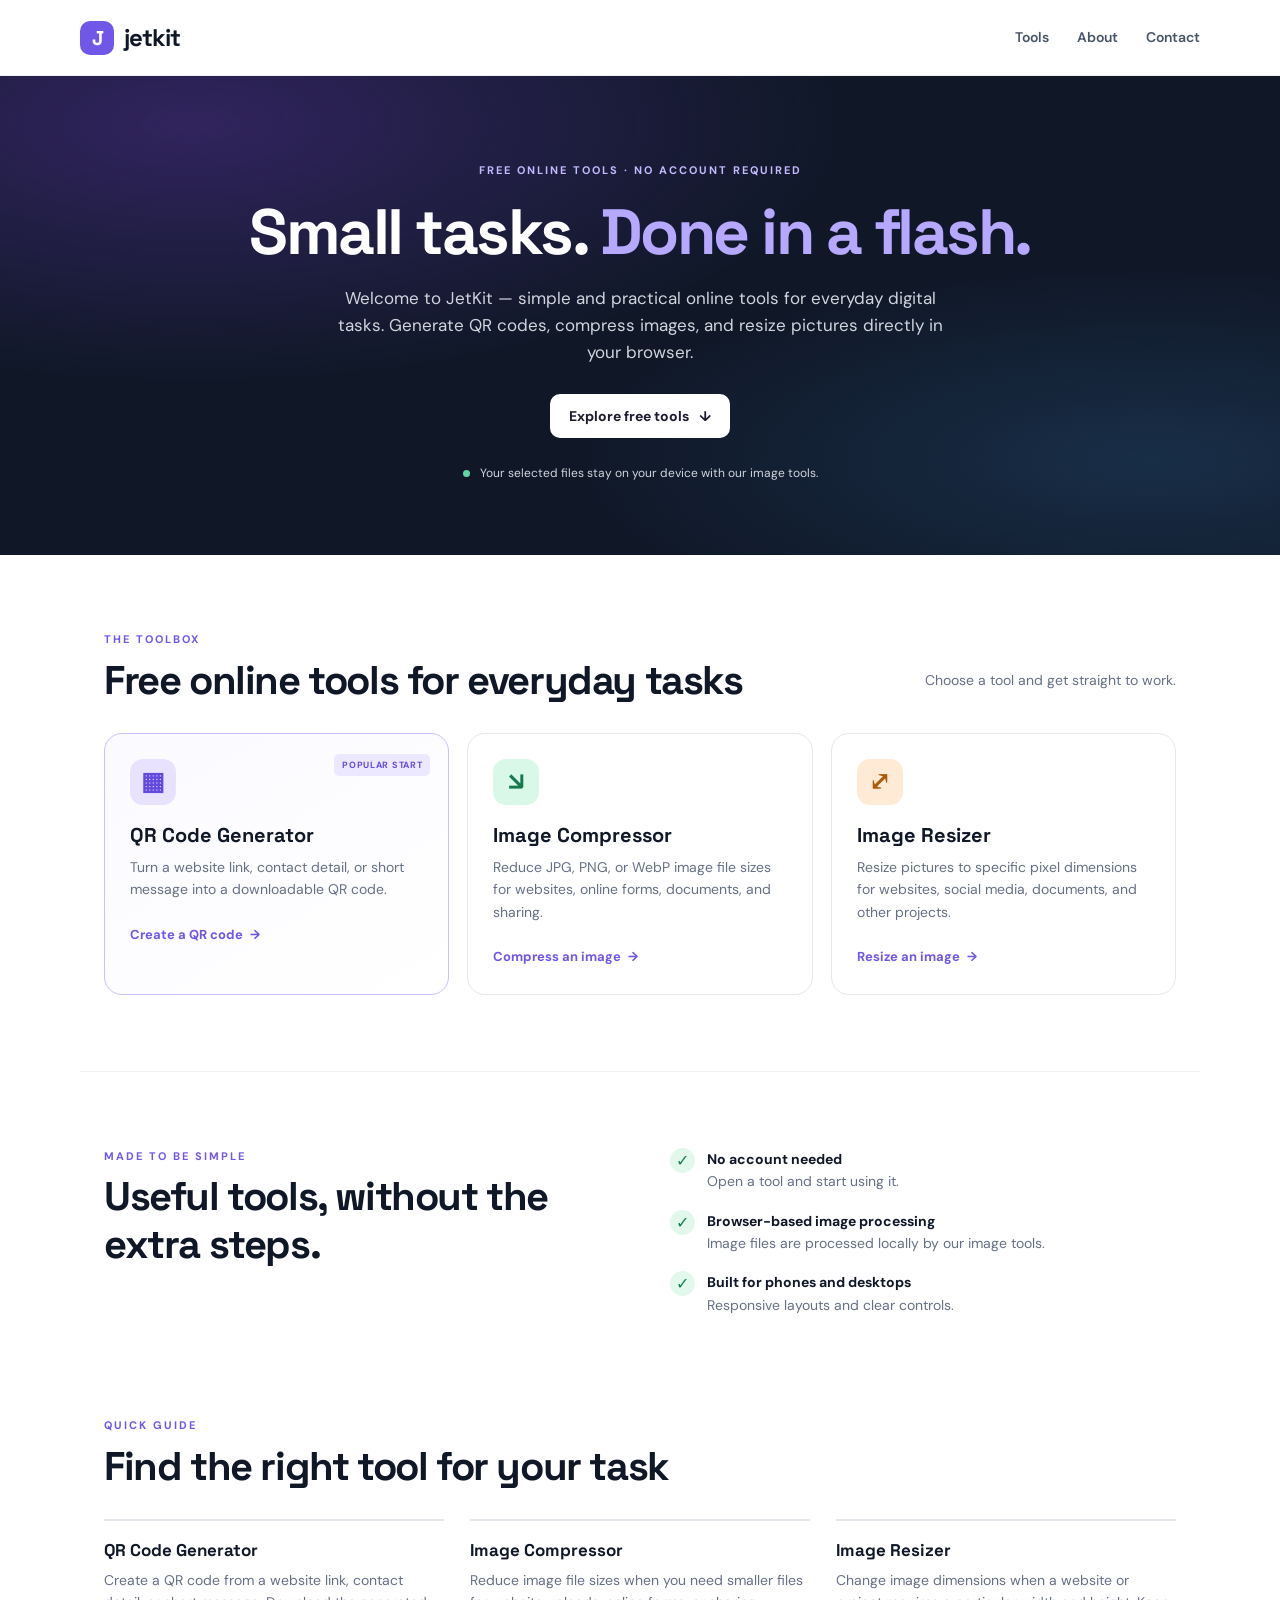
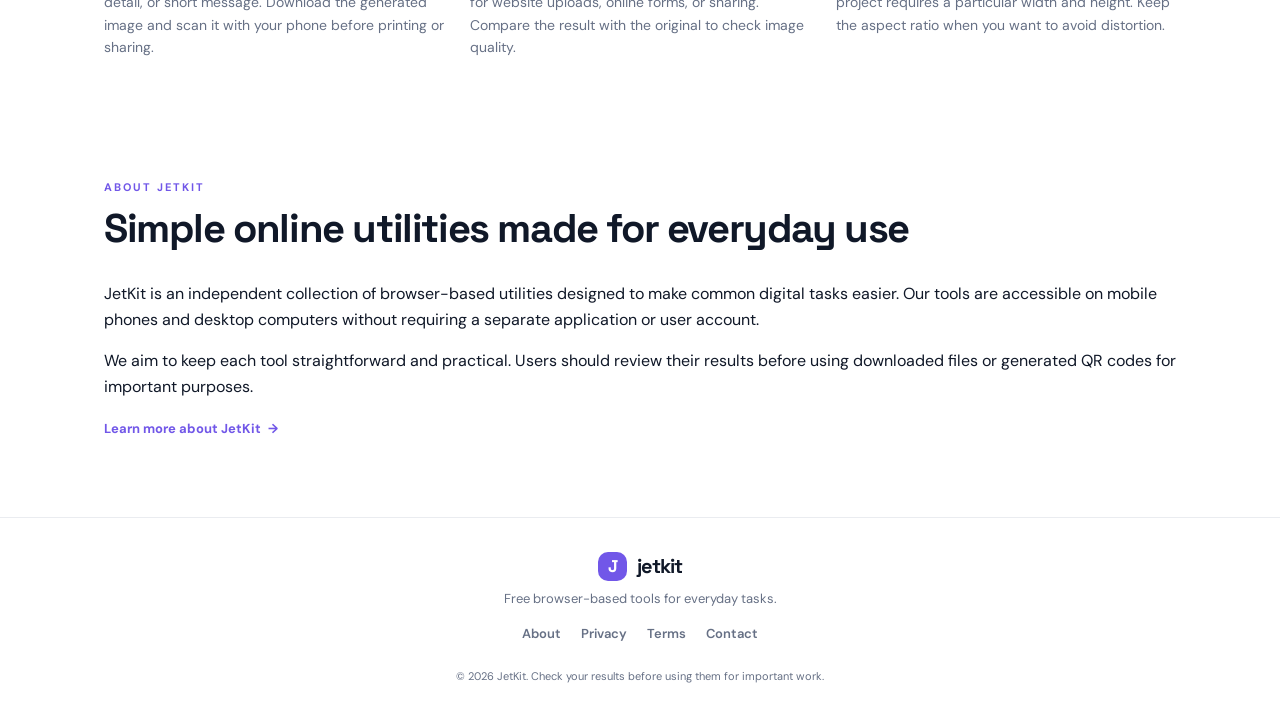
<file: index.html>
<!doctype html>
<html lang="en">
<head>
  <meta charset="utf-8">
  <meta name="viewport" content="width=device-width, initial-scale=1">

  <meta name="theme-color" content="#101828">

  <!-- Google Search Console Verification -->
  <meta name="google-site-verification" content="4UklUwFA97t_j_yVqn6qjvx23p3kDGNB34lNmI1zrZQ">

  <!-- Google AdSense Account Verification -->
  <meta name="google-adsense-account" content="ca-pub-2165376585164486">

  <!-- Google AdSense Script -->
  <script async
    src="https://pagead2.googlesyndication.com/pagead/js/adsbygoogle.js?client=ca-pub-2165376585164486"
    crossorigin="anonymous"></script>

  <!-- Primary SEO -->
  <title>JetKit | Free Online QR Code Generator & Image Tools</title>

  <meta name="description" content="JetKit offers free online tools to create QR codes, compress images, and resize pictures. Simple browser-based tools for everyday tasks. No account required.">

  <meta name="robots" content="index, follow">
  <meta name="author" content="JetKit">

  <!-- Canonical URL -->
  <link rel="canonical" href="https://jvishal45.github.io/Jetkit/">

  <!-- Open Graph -->
  <meta property="og:type" content="website">
  <meta property="og:site_name" content="JetKit">
  <meta property="og:title" content="JetKit | Free Online Tools">
  <meta property="og:description" content="Create QR codes, compress images, and resize pictures with JetKit's free online tools.">
  <meta property="og:url" content="https://jvishal45.github.io/Jetkit/">

  <!-- Twitter Sharing -->
  <meta name="twitter:card" content="summary">
  <meta name="twitter:title" content="JetKit | Free Online Tools">
  <meta name="twitter:description" content="Free online QR code generator, image compressor, and image resizer.">

  <!-- Stylesheet -->
  <link rel="stylesheet" href="styles.css">
</head>

<body>

<header class="site-header">
  <a class="brand" href="index.html" aria-label="JetKit home">
    <span class="brand-mark">J</span> jetkit
  </a>

  <nav aria-label="Main navigation">
    <a href="#tools">Tools</a>
    <a href="about.html">About</a>
    <a href="contact.html">Contact</a>
  </nav>
</header>

<main>

  <!-- HERO SECTION -->
  <section class="hero">

    <div class="eyebrow">
      FREE ONLINE TOOLS · NO ACCOUNT REQUIRED
    </div>

    <h1>Small tasks. <span>Done in a flash.</span></h1>

    <p>
      Welcome to JetKit — simple and practical online tools
      for everyday digital tasks. Generate QR codes, compress
      images, and resize pictures directly in your browser.
    </p>

    <a class="button button-light" href="#tools">
      Explore free tools <span aria-hidden="true">↓</span>
    </a>

    <div class="hero-note">
      <span class="dot"></span>
      Your selected files stay on your device with our image tools.
    </div>

  </section>

  <!-- TOOLS SECTION -->
  <section class="section" id="tools">

    <div class="section-heading">
      <div>
        <div class="eyebrow dark">THE TOOLBOX</div>
        <h2>Free online tools for everyday tasks</h2>
      </div>

      <p>Choose a tool and get straight to work.</p>
    </div>

    <div class="tool-grid">

      <!-- QR CODE GENERATOR -->
      <article class="tool-card featured">

        <div class="tool-icon purple">▦</div>
        <div class="pill">POPULAR START</div>

        <h3>QR Code Generator</h3>

        <p>
          Turn a website link, contact detail, or short message
          into a downloadable QR code.
        </p>

        <a class="text-link" href="qr-generator.html">
          Create a QR code <span>→</span>
        </a>

      </article>

      <!-- IMAGE COMPRESSOR -->
      <article class="tool-card">

        <div class="tool-icon green">↘</div>

        <h3>Image Compressor</h3>

        <p>
          Reduce JPG, PNG, or WebP image file sizes for websites,
          online forms, documents, and sharing.
        </p>

        <a class="text-link" href="image-compressor.html">
          Compress an image <span>→</span>
        </a>

      </article>

      <!-- IMAGE RESIZER -->
      <article class="tool-card">

        <div class="tool-icon orange">⤢</div>

        <h3>Image Resizer</h3>

        <p>
          Resize pictures to specific pixel dimensions for
          websites, social media, documents, and other projects.
        </p>

        <a class="text-link" href="image-resizer.html">
          Resize an image <span>→</span>
        </a>

      </article>

    </div>
  </section>

  <!-- BENEFITS SECTION -->
  <section class="section split">

    <div>
      <div class="eyebrow dark">MADE TO BE SIMPLE</div>
      <h2>Useful tools, without the extra steps.</h2>
    </div>

    <div class="benefits">

      <div>
        <span class="check">✓</span>
        <p>
          <strong>No account needed</strong><br>
          Open a tool and start using it.
        </p>
      </div>

      <div>
        <span class="check">✓</span>
        <p>
          <strong>Browser-based image processing</strong><br>
          Image files are processed locally by our image tools.
        </p>
      </div>

      <div>
        <span class="check">✓</span>
        <p>
          <strong>Built for phones and desktops</strong><br>
          Responsive layouts and clear controls.
        </p>
      </div>

    </div>
  </section>

  <!-- QUICK GUIDE SECTION -->
  <section class="section info-section">

    <div class="eyebrow dark">QUICK GUIDE</div>
    <h2>Find the right tool for your task</h2>

    <div class="guide-grid">

      <div>
        <h3>QR Code Generator</h3>
        <p>
          Create a QR code from a website link, contact detail,
          or short message. Download the generated image and
          scan it with your phone before printing or sharing.
        </p>
      </div>

      <div>
        <h3>Image Compressor</h3>
        <p>
          Reduce image file sizes when you need smaller files
          for website uploads, online forms, or sharing.
          Compare the result with the original to check image quality.
        </p>
      </div>

      <div>
        <h3>Image Resizer</h3>
        <p>
          Change image dimensions when a website or project
          requires a particular width and height. Keep the
          aspect ratio when you want to avoid distortion.
        </p>
      </div>

    </div>
  </section>

  <!-- ABOUT JETKIT SECTION -->
  <section class="section info-section">

    <div class="eyebrow dark">ABOUT JETKIT</div>

    <h2>Simple online utilities made for everyday use</h2>

    <p>
      JetKit is an independent collection of browser-based
      utilities designed to make common digital tasks easier.
      Our tools are accessible on mobile phones and desktop
      computers without requiring a separate application
      or user account.
    </p>

    <p>
      We aim to keep each tool straightforward and practical.
      Users should review their results before using downloaded
      files or generated QR codes for important purposes.
    </p>

    <a class="text-link" href="about.html">
      Learn more about JetKit <span>→</span>
    </a>

  </section>

</main>

<!-- FOOTER -->
<footer class="site-footer">

  <a class="brand footer-brand" href="index.html">
    <span class="brand-mark">J</span> jetkit
  </a>

  <p>Free browser-based tools for everyday tasks.</p>

  <div class="footer-links">
    <a href="about.html">About</a>
    <a href="privacy.html">Privacy</a>
    <a href="terms.html">Terms</a>
    <a href="contact.html">Contact</a>
  </div>

  <small>
    © <span id="year"></span> JetKit.
    Check your results before using them for important work.
  </small>

</footer>

<!-- Main JavaScript -->
<script src="app.js"></script>

</body>
</html>
</file>
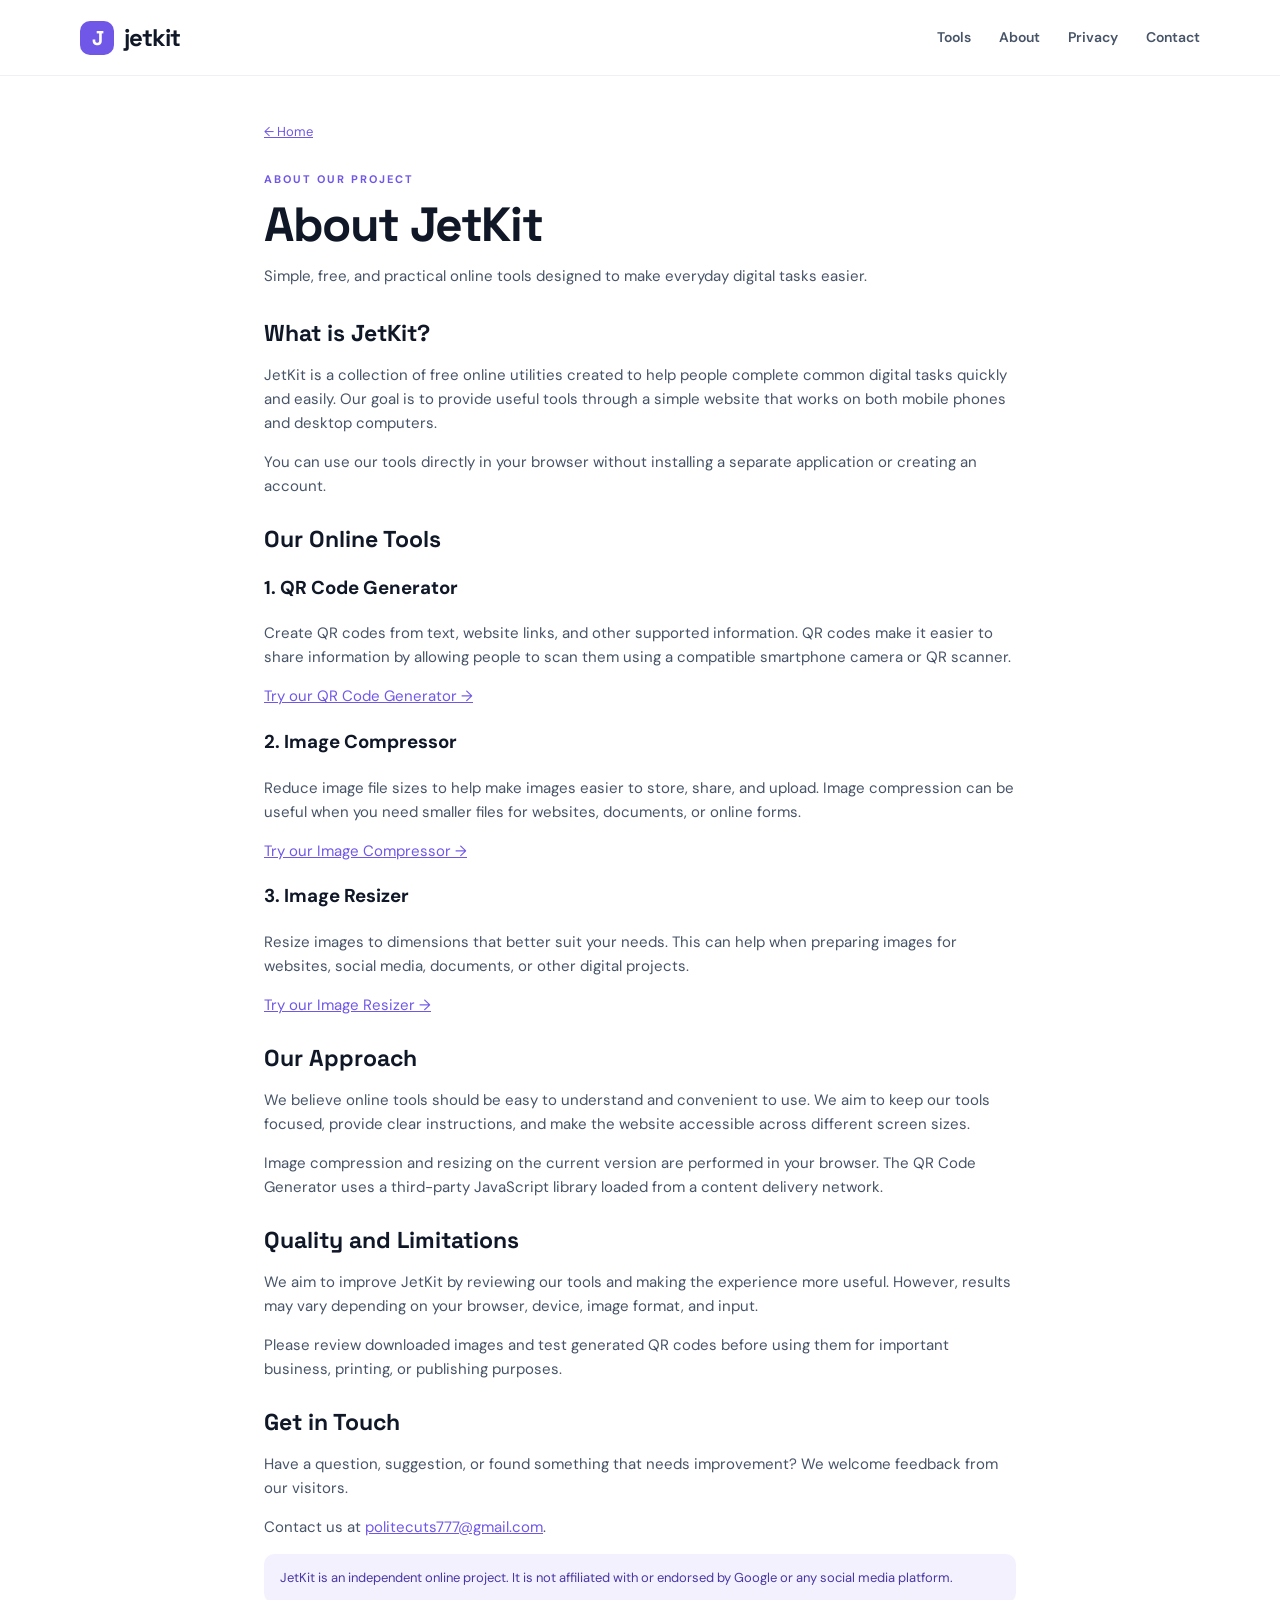
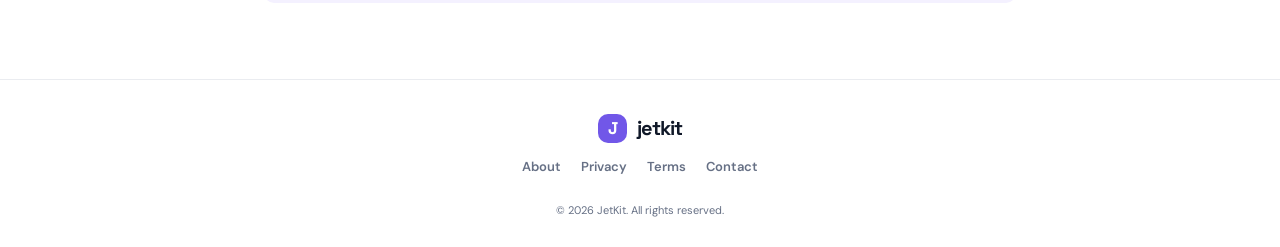
<file: about.html>
<!doctype html>
<html lang="en">
<head>
  <meta charset="utf-8">
  <meta name="viewport" content="width=device-width, initial-scale=1">

  <title>About JetKit | Free Online Image & QR Tools</title>

  <meta name="description" content="Discover JetKit, a collection of simple and free online tools to create QR codes, compress images, and resize images quickly.">

  <meta name="robots" content="index, follow">

  <link rel="stylesheet" href="styles.css">
</head>

<body>

  <header class="site-header">
    <a class="brand" href="index.html">
      <span class="brand-mark">J</span> jetkit
    </a>

    <nav>
      <a href="index.html#tools">Tools</a>
      <a href="about.html">About</a>
      <a href="privacy.html">Privacy</a>
      <a href="contact.html">Contact</a>
    </nav>
  </header>

  <main class="content-page">

    <a class="back-link" href="index.html">← Home</a>

    <div class="eyebrow dark">ABOUT OUR PROJECT</div>

    <h1>About JetKit</h1>

    <p class="lead">
      Simple, free, and practical online tools designed to make everyday digital tasks easier.
    </p>

    <h2>What is JetKit?</h2>

    <p>
      JetKit is a collection of free online utilities created to help people complete common digital tasks quickly and easily. Our goal is to provide useful tools through a simple website that works on both mobile phones and desktop computers.
    </p>

    <p>
      You can use our tools directly in your browser without installing a separate application or creating an account.
    </p>

    <h2>Our Online Tools</h2>

    <h3>1. QR Code Generator</h3>

    <p>
      Create QR codes from text, website links, and other supported information. QR codes make it easier to share information by allowing people to scan them using a compatible smartphone camera or QR scanner.
    </p>

    <p>
      <a href="qr-generator.html">Try our QR Code Generator →</a>
    </p>

    <h3>2. Image Compressor</h3>

    <p>
      Reduce image file sizes to help make images easier to store, share, and upload. Image compression can be useful when you need smaller files for websites, documents, or online forms.
    </p>

    <p>
      <a href="image-compressor.html">Try our Image Compressor →</a>
    </p>

    <h3>3. Image Resizer</h3>

    <p>
      Resize images to dimensions that better suit your needs. This can help when preparing images for websites, social media, documents, or other digital projects.
    </p>

    <p>
      <a href="image-resizer.html">Try our Image Resizer →</a>
    </p>

    <h2>Our Approach</h2>

    <p>
      We believe online tools should be easy to understand and convenient to use. We aim to keep our tools focused, provide clear instructions, and make the website accessible across different screen sizes.
    </p>

    <p>
      Image compression and resizing on the current version are performed in your browser. The QR Code Generator uses a third-party JavaScript library loaded from a content delivery network.
    </p>

    <h2>Quality and Limitations</h2>

    <p>
      We aim to improve JetKit by reviewing our tools and making the experience more useful. However, results may vary depending on your browser, device, image format, and input.
    </p>

    <p>
      Please review downloaded images and test generated QR codes before using them for important business, printing, or publishing purposes.
    </p>

    <h2>Get in Touch</h2>

    <p>
      Have a question, suggestion, or found something that needs improvement? We welcome feedback from our visitors.
    </p>

    <p>
      Contact us at
      <a href="mailto:politecuts777@gmail.com">politecuts777@gmail.com</a>.
    </p>

    <div class="notice">
      JetKit is an independent online project. It is not affiliated with or endorsed by Google or any social media platform.
    </div>

  </main>

  <footer class="site-footer">

    <a class="brand footer-brand" href="index.html">
      <span class="brand-mark">J</span> jetkit
    </a>

    <div class="footer-links">
      <a href="about.html">About</a>
      <a href="privacy.html">Privacy</a>
      <a href="terms.html">Terms</a>
      <a href="contact.html">Contact</a>
    </div>

    <small>© <span id="year"></span> JetKit. All rights reserved.</small>

  </footer>

  <script src="app.js"></script>

</body>
</html>
</file>
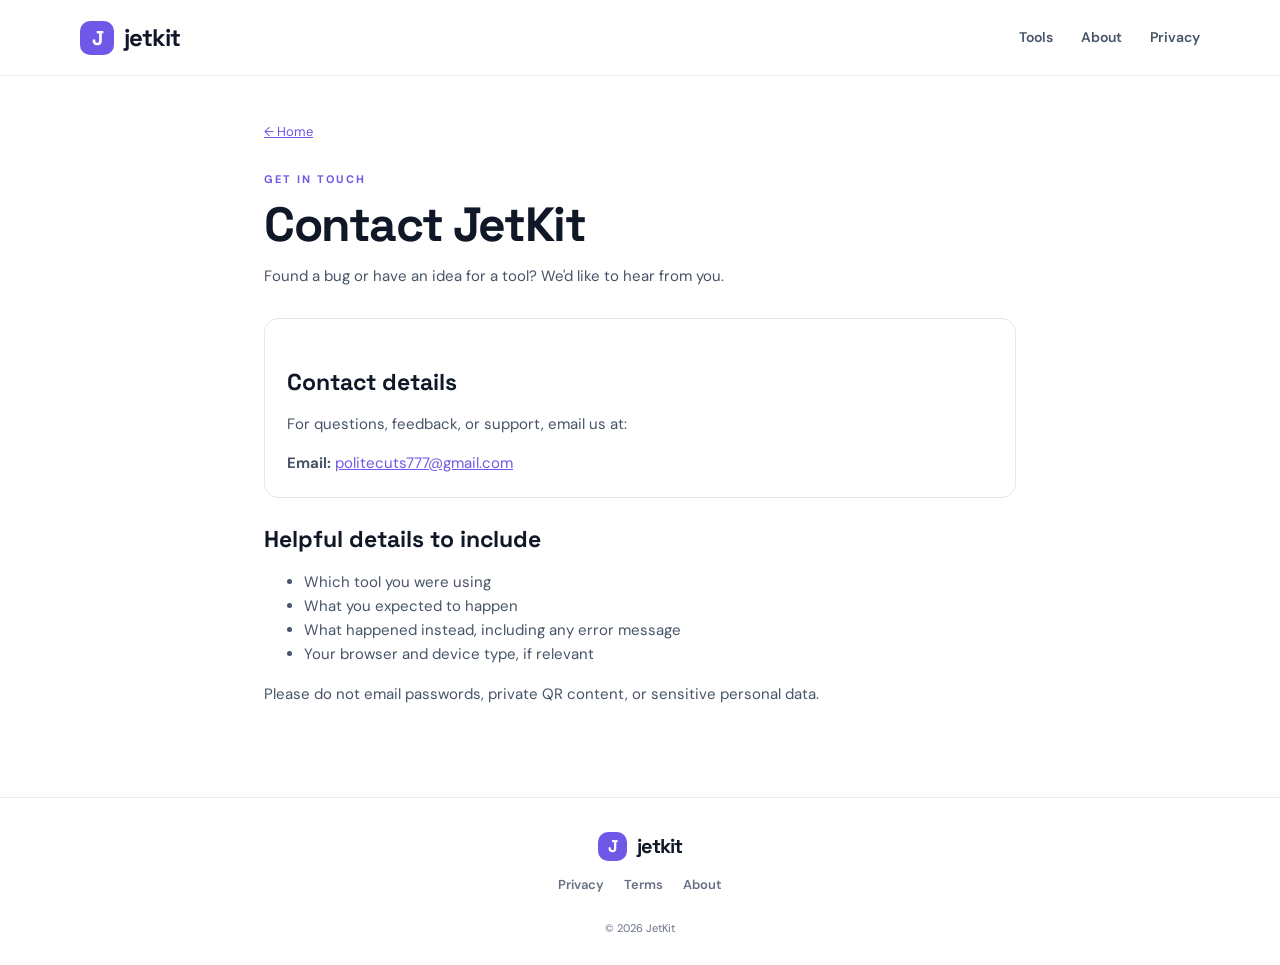
<file: contact.html>
<!doctype html>
<html lang="en">
<head>
  <meta charset="utf-8">
  <meta name="viewport" content="width=device-width,initial-scale=1">
  <title>Contact JetKit</title>
  <meta name="description" content="Contact JetKit for feedback, support, or questions about our free online tools.">
  <link rel="stylesheet" href="styles.css">
</head>
<body>
  <header class="site-header">
    <a class="brand" href="index.html">
      <span class="brand-mark">J</span> jetkit
    </a>
    <nav>
      <a href="index.html#tools">Tools</a>
      <a href="about.html">About</a>
      <a href="privacy.html">Privacy</a>
    </nav>
  </header>

  <main class="content-page">
    <a class="back-link" href="index.html">← Home</a>
    <div class="eyebrow dark">GET IN TOUCH</div>
    <h1>Contact JetKit</h1>
    <p class="lead">Found a bug or have an idea for a tool? We'd like to hear from you.</p>

    <div class="contact-card">
      <h2>Contact details</h2>
      <p>For questions, feedback, or support, email us at:</p>
      <p><strong>Email:</strong>
        <a href="mailto:politecuts777@gmail.com">politecuts777@gmail.com</a>
      </p>
    </div>

    <h2>Helpful details to include</h2>
    <ul>
      <li>Which tool you were using</li>
      <li>What you expected to happen</li>
      <li>What happened instead, including any error message</li>
      <li>Your browser and device type, if relevant</li>
    </ul>

    <p>Please do not email passwords, private QR content, or sensitive personal data.</p>
  </main>

  <footer class="site-footer">
    <a class="brand footer-brand" href="index.html">
      <span class="brand-mark">J</span> jetkit
    </a>
    <div class="footer-links">
      <a href="privacy.html">Privacy</a>
      <a href="terms.html">Terms</a>
      <a href="about.html">About</a>
    </div>
    <small>© <span id="year"></span> JetKit</small>
  </footer>

  <script src="app.js"></script>
</body>
</html>
</file>
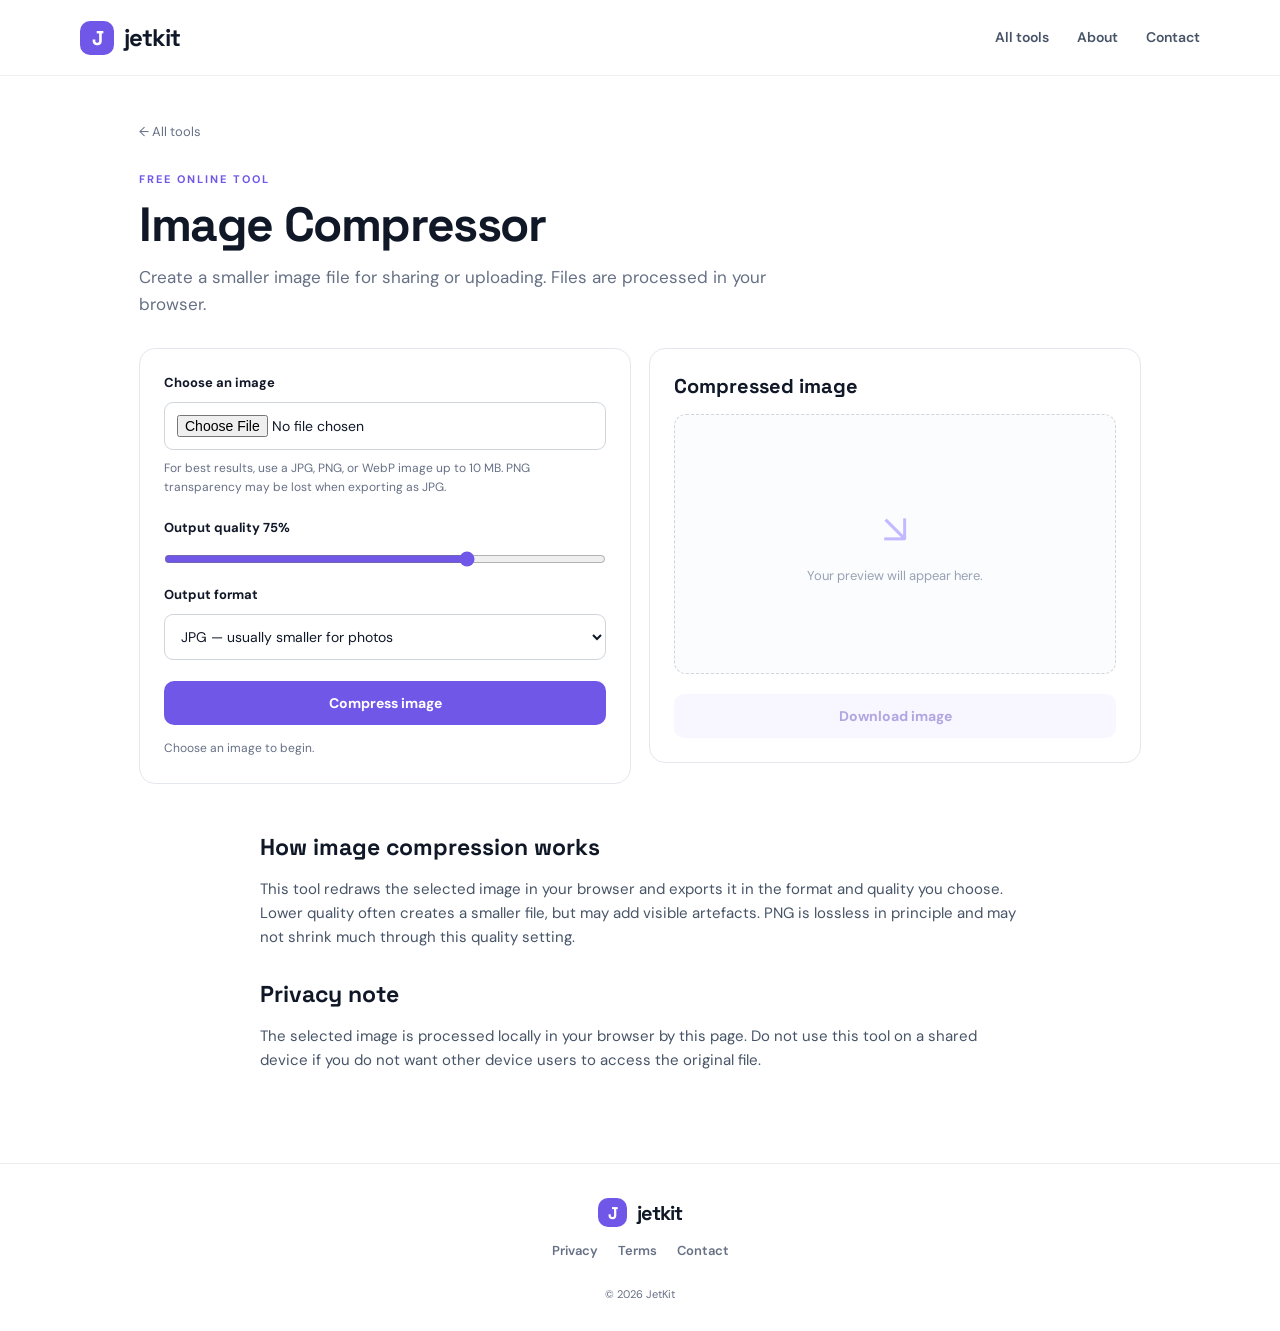
<file: image-compressor.html>
<!doctype html>
<html lang="en"><head><meta charset="utf-8"><meta name="viewport" content="width=device-width, initial-scale=1"><title>Free Image Compressor Online | JetKit</title><meta name="description" content="Compress an image in your browser and download a smaller JPG, PNG, or WebP file. Free image compression tool by JetKit."><link rel="stylesheet" href="styles.css"><script src="image-tools.js" defer></script></head>
<body><header class="site-header"><a class="brand" href="index.html"><span class="brand-mark">J</span> jetkit</a><nav><a href="index.html#tools">All tools</a><a href="about.html">About</a><a href="contact.html">Contact</a></nav></header><main class="tool-page"><a class="back-link" href="index.html#tools">← All tools</a><div class="eyebrow dark">FREE ONLINE TOOL</div><h1>Image Compressor</h1><p class="lead">Create a smaller image file for sharing or uploading. Files are processed in your browser.</p>
<div class="workspace"><section class="panel"><label for="image-file">Choose an image</label><input id="image-file" type="file" accept="image/jpeg,image/png,image/webp"><p class="hint">For best results, use a JPG, PNG, or WebP image up to 10 MB. PNG transparency may be lost when exporting as JPG.</p><label for="quality">Output quality <span id="quality-label">75%</span></label><input id="quality" type="range" min="30" max="95" value="75"><label for="format">Output format</label><select id="format"><option value="image/jpeg">JPG — usually smaller for photos</option><option value="image/webp">WebP — modern web format</option><option value="image/png">PNG — lossless, may be larger</option></select><button class="button" id="process-image">Compress image</button><p class="status" id="image-status" role="status" aria-live="polite">Choose an image to begin.</p></section><section class="panel result-panel"><h2>Compressed image</h2><div id="image-preview" class="preview-box"><div class="empty-state"><span>↘</span><p>Your preview will appear here.</p></div></div><div id="image-stats" class="stats"></div><a class="button button-secondary disabled-link" id="download-image" download="jetkit-compressed.jpg" aria-disabled="true">Download image</a></section></div>
<section class="content-copy"><h2>How image compression works</h2><p>This tool redraws the selected image in your browser and exports it in the format and quality you choose. Lower quality often creates a smaller file, but may add visible artefacts. PNG is lossless in principle and may not shrink much through this quality setting.</p><h2>Privacy note</h2><p>The selected image is processed locally in your browser by this page. Do not use this tool on a shared device if you do not want other device users to access the original file.</p></section></main><footer class="site-footer"><a class="brand footer-brand" href="index.html"><span class="brand-mark">J</span> jetkit</a><div class="footer-links"><a href="privacy.html">Privacy</a><a href="terms.html">Terms</a><a href="contact.html">Contact</a></div><small>© <span id="year"></span> JetKit</small></footer><script src="app.js"></script></body></html>
</file>
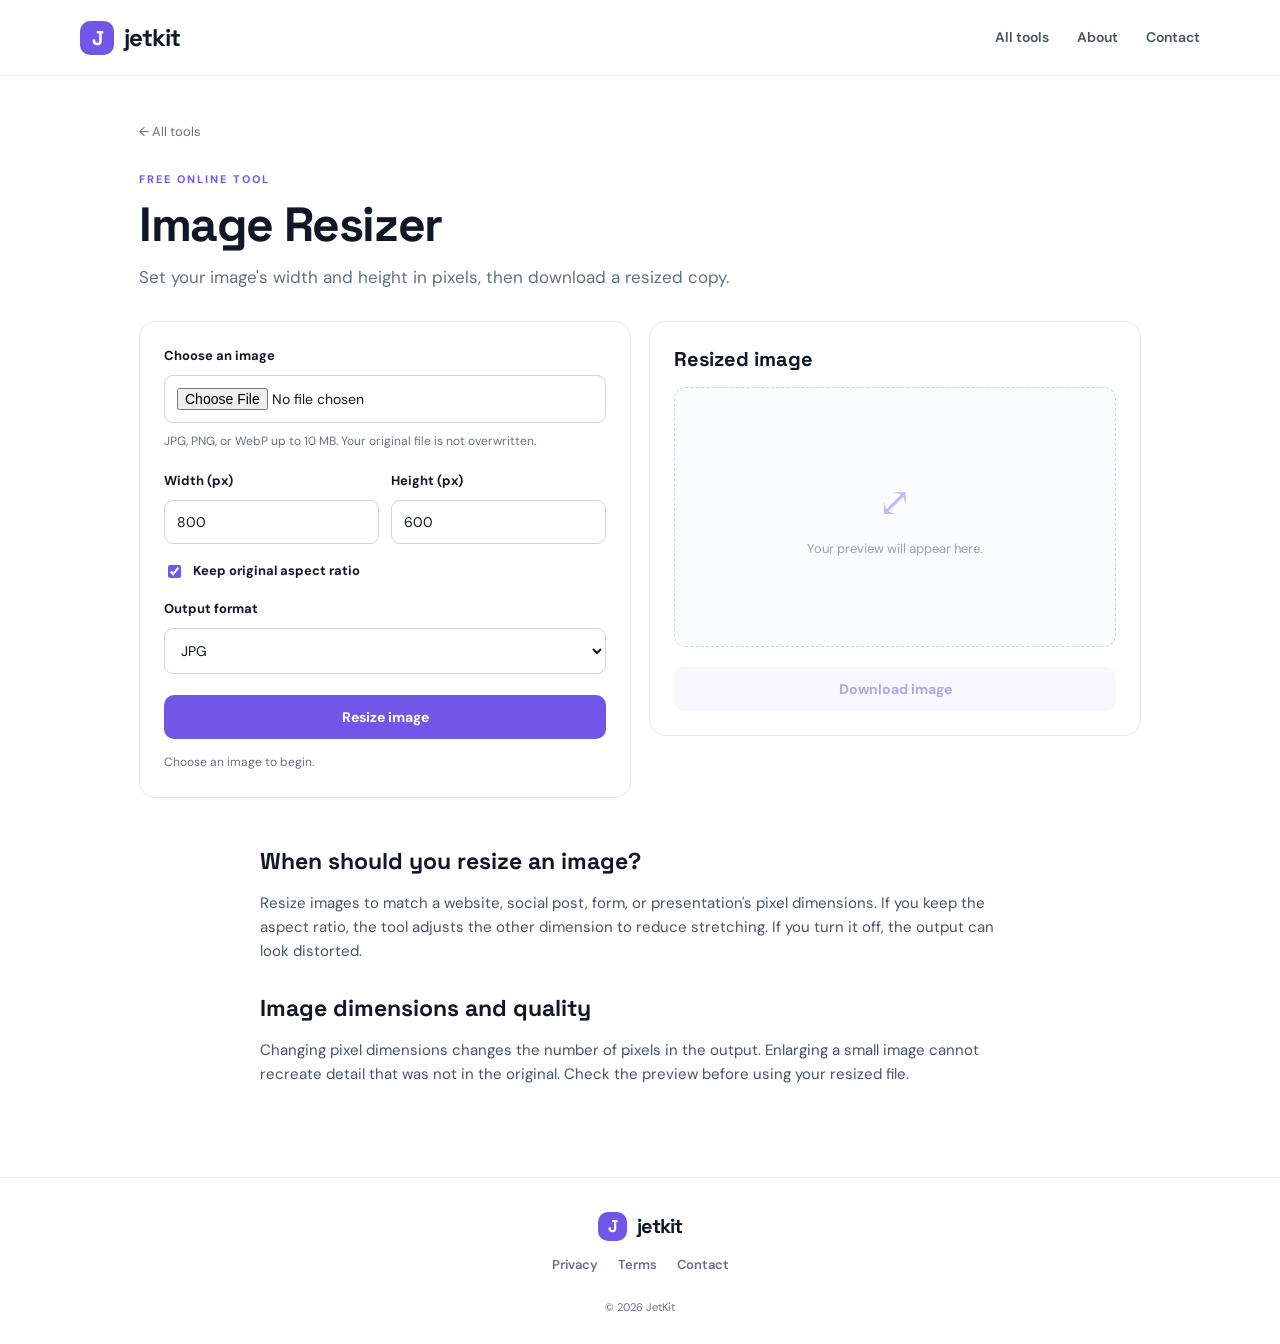
<file: image-resizer.html>
<!doctype html>
<html lang="en"><head><meta charset="utf-8"><meta name="viewport" content="width=device-width, initial-scale=1"><title>Free Image Resizer Online | JetKit</title><meta name="description" content="Resize an image to custom pixel dimensions for free. Preview and download your resized image using JetKit in your browser."><link rel="stylesheet" href="styles.css"><script src="image-tools.js" defer></script></head>
<body><header class="site-header"><a class="brand" href="index.html"><span class="brand-mark">J</span> jetkit</a><nav><a href="index.html#tools">All tools</a><a href="about.html">About</a><a href="contact.html">Contact</a></nav></header><main class="tool-page"><a class="back-link" href="index.html#tools">← All tools</a><div class="eyebrow dark">FREE ONLINE TOOL</div><h1>Image Resizer</h1><p class="lead">Set your image's width and height in pixels, then download a resized copy.</p>
<div class="workspace"><section class="panel"><label for="image-file">Choose an image</label><input id="image-file" type="file" accept="image/jpeg,image/png,image/webp"><p class="hint">JPG, PNG, or WebP up to 10 MB. Your original file is not overwritten.</p><div class="field-row"><div><label for="width">Width (px)</label><input id="width" type="number" min="1" max="6000" value="800"></div><div><label for="height">Height (px)</label><input id="height" type="number" min="1" max="6000" value="600"></div></div><label class="check-row"><input type="checkbox" id="keep-ratio" checked> Keep original aspect ratio</label><label for="resize-format">Output format</label><select id="resize-format"><option value="image/jpeg">JPG</option><option value="image/png">PNG</option><option value="image/webp">WebP</option></select><button class="button" id="process-image">Resize image</button><p class="status" id="image-status" role="status" aria-live="polite">Choose an image to begin.</p></section><section class="panel result-panel"><h2>Resized image</h2><div id="image-preview" class="preview-box"><div class="empty-state"><span>⤢</span><p>Your preview will appear here.</p></div></div><div id="image-stats" class="stats"></div><a class="button button-secondary disabled-link" id="download-image" download="jetkit-resized.jpg" aria-disabled="true">Download image</a></section></div>
<section class="content-copy"><h2>When should you resize an image?</h2><p>Resize images to match a website, social post, form, or presentation's pixel dimensions. If you keep the aspect ratio, the tool adjusts the other dimension to reduce stretching. If you turn it off, the output can look distorted.</p><h2>Image dimensions and quality</h2><p>Changing pixel dimensions changes the number of pixels in the output. Enlarging a small image cannot recreate detail that was not in the original. Check the preview before using your resized file.</p></section></main><footer class="site-footer"><a class="brand footer-brand" href="index.html"><span class="brand-mark">J</span> jetkit</a><div class="footer-links"><a href="privacy.html">Privacy</a><a href="terms.html">Terms</a><a href="contact.html">Contact</a></div><small>© <span id="year"></span> JetKit</small></footer><script src="app.js"></script></body></html>
</file>
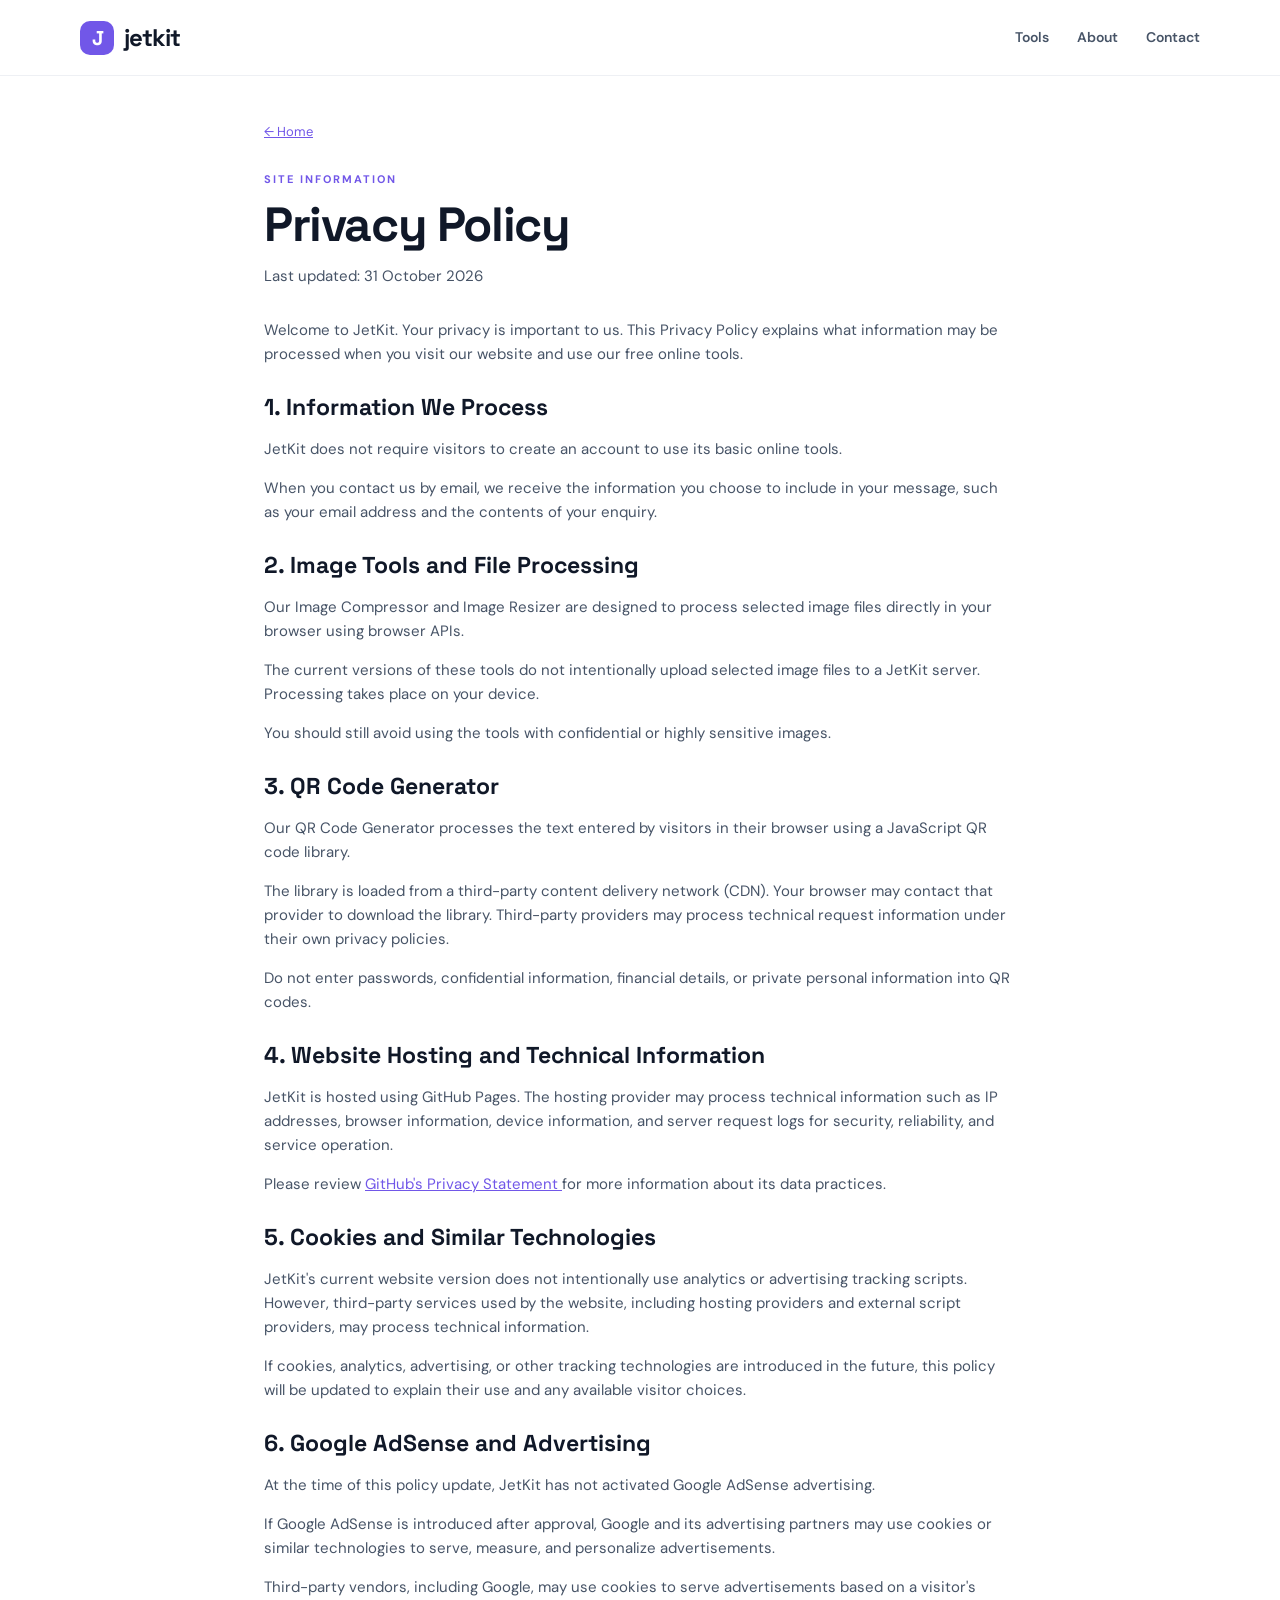
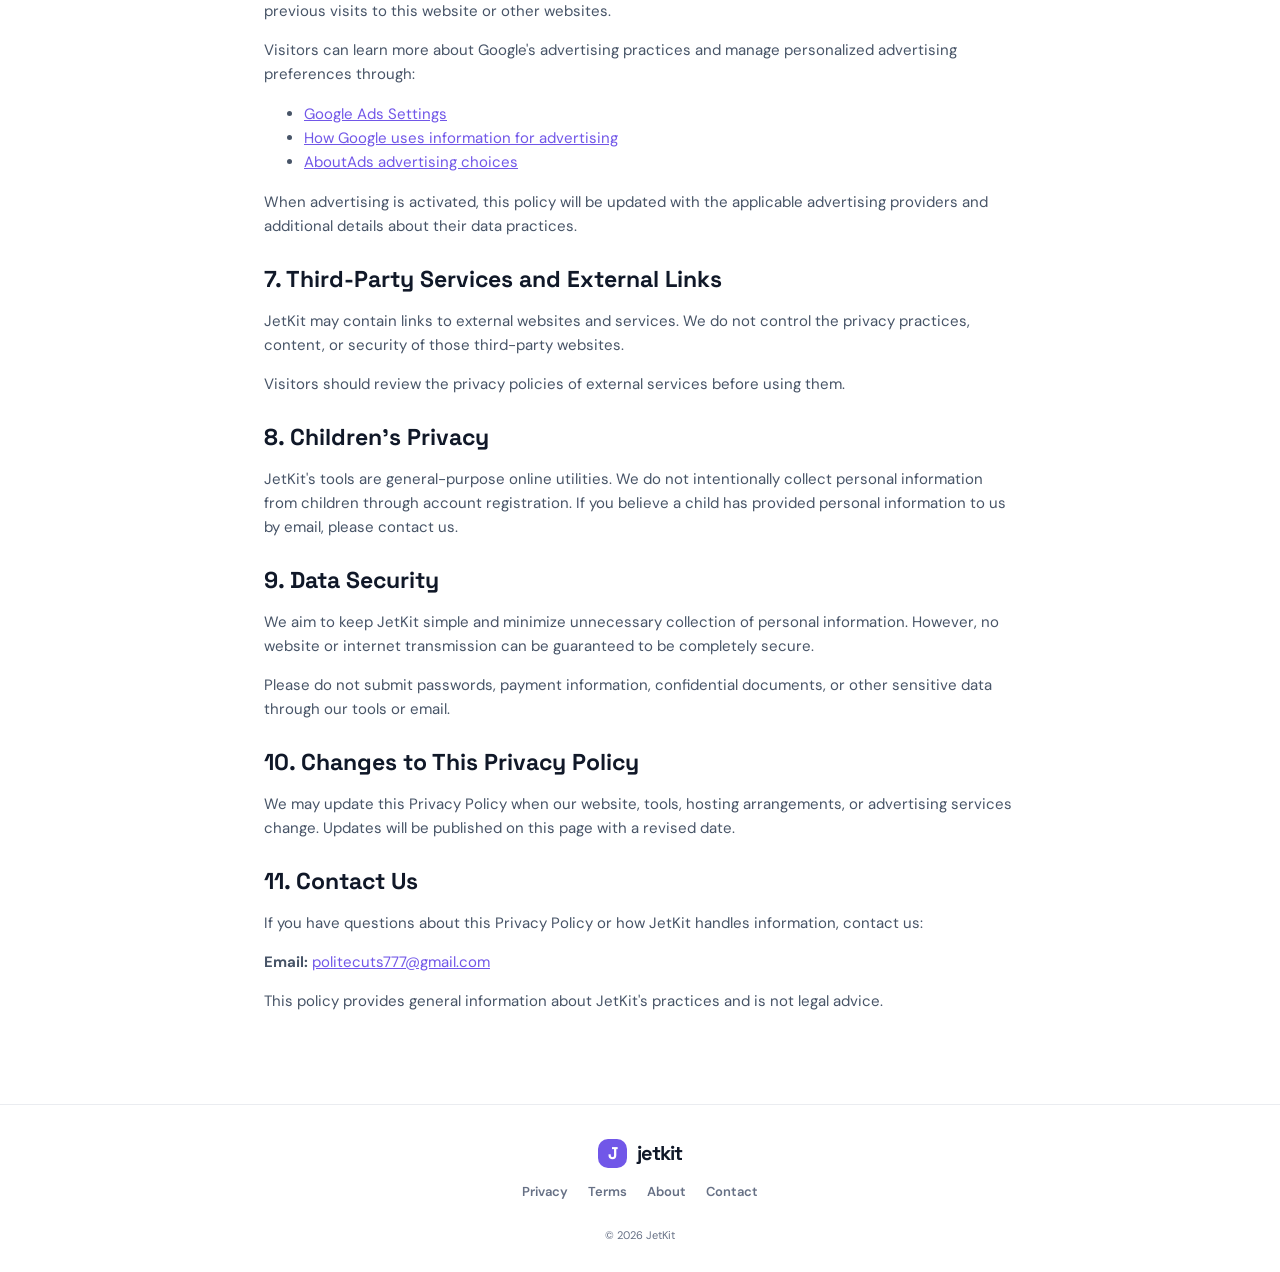
<file: privacy.html>
<!doctype html>
<html lang="en">
<head>
  <meta charset="utf-8">
  <meta name="viewport" content="width=device-width,initial-scale=1">
  <title>Privacy Policy | JetKit</title>
  <meta name="description" content="Read the JetKit Privacy Policy to understand how our online tools, website hosting, and advertising services handle information.">
  <link rel="stylesheet" href="styles.css">
</head>
<body>

<header class="site-header">
  <a class="brand" href="index.html">
    <span class="brand-mark">J</span> jetkit
  </a>
  <nav>
    <a href="index.html#tools">Tools</a>
    <a href="about.html">About</a>
    <a href="contact.html">Contact</a>
  </nav>
</header>

<main class="content-page">
  <a class="back-link" href="index.html">← Home</a>

  <div class="eyebrow dark">SITE INFORMATION</div>
  <h1>Privacy Policy</h1>
  <p class="lead">Last updated: 31 October 2026</p>

  <p>
    Welcome to JetKit. Your privacy is important to us.
    This Privacy Policy explains what information may be
    processed when you visit our website and use our free
    online tools.
  </p>

  <h2>1. Information We Process</h2>
  <p>
    JetKit does not require visitors to create an account
    to use its basic online tools.
  </p>
  <p>
    When you contact us by email, we receive the information
    you choose to include in your message, such as your
    email address and the contents of your enquiry.
  </p>

  <h2>2. Image Tools and File Processing</h2>
  <p>
    Our Image Compressor and Image Resizer are designed
    to process selected image files directly in your
    browser using browser APIs.
  </p>
  <p>
    The current versions of these tools do not intentionally
    upload selected image files to a JetKit server.
    Processing takes place on your device.
  </p>
  <p>
    You should still avoid using the tools with confidential
    or highly sensitive images.
  </p>

  <h2>3. QR Code Generator</h2>
  <p>
    Our QR Code Generator processes the text entered by
    visitors in their browser using a JavaScript QR code
    library.
  </p>
  <p>
    The library is loaded from a third-party content
    delivery network (CDN). Your browser may contact
    that provider to download the library.
    Third-party providers may process technical request
    information under their own privacy policies.
  </p>
  <p>
    Do not enter passwords, confidential information,
    financial details, or private personal information
    into QR codes.
  </p>

  <h2>4. Website Hosting and Technical Information</h2>
  <p>
    JetKit is hosted using GitHub Pages.
    The hosting provider may process technical information
    such as IP addresses, browser information, device
    information, and server request logs for security,
    reliability, and service operation.
  </p>
  <p>
    Please review
    <a href="https://docs.github.com/en/site-policy/privacy-policies/github-privacy-statement"
       target="_blank" rel="noopener noreferrer">
      GitHub's Privacy Statement
    </a>
    for more information about its data practices.
  </p>

  <h2>5. Cookies and Similar Technologies</h2>
  <p>
    JetKit's current website version does not intentionally
    use analytics or advertising tracking scripts.
    However, third-party services used by the website,
    including hosting providers and external script
    providers, may process technical information.
  </p>
  <p>
    If cookies, analytics, advertising, or other tracking
    technologies are introduced in the future, this policy
    will be updated to explain their use and any available
    visitor choices.
  </p>

  <h2>6. Google AdSense and Advertising</h2>
  <p>
    At the time of this policy update, JetKit has not
    activated Google AdSense advertising.
  </p>
  <p>
    If Google AdSense is introduced after approval,
    Google and its advertising partners may use cookies
    or similar technologies to serve, measure, and
    personalize advertisements.
  </p>
  <p>
    Third-party vendors, including Google, may use
    cookies to serve advertisements based on a visitor's
    previous visits to this website or other websites.
  </p>
  <p>
    Visitors can learn more about Google's advertising
    practices and manage personalized advertising
    preferences through:
  </p>
  <ul>
    <li>
      <a href="https://adssettings.google.com/"
         target="_blank" rel="noopener noreferrer">
        Google Ads Settings
      </a>
    </li>
    <li>
      <a href="https://policies.google.com/technologies/ads"
         target="_blank" rel="noopener noreferrer">
        How Google uses information for advertising
      </a>
    </li>
    <li>
      <a href="https://www.aboutads.info/choices/"
         target="_blank" rel="noopener noreferrer">
        AboutAds advertising choices
      </a>
    </li>
  </ul>
  <p>
    When advertising is activated, this policy will be
    updated with the applicable advertising providers
    and additional details about their data practices.
  </p>

  <h2>7. Third-Party Services and External Links</h2>
  <p>
    JetKit may contain links to external websites and
    services. We do not control the privacy practices,
    content, or security of those third-party websites.
  </p>
  <p>
    Visitors should review the privacy policies of
    external services before using them.
  </p>

  <h2>8. Children's Privacy</h2>
  <p>
    JetKit's tools are general-purpose online utilities.
    We do not intentionally collect personal information
    from children through account registration.
    If you believe a child has provided personal
    information to us by email, please contact us.
  </p>

  <h2>9. Data Security</h2>
  <p>
    We aim to keep JetKit simple and minimize unnecessary
    collection of personal information.
    However, no website or internet transmission can be
    guaranteed to be completely secure.
  </p>
  <p>
    Please do not submit passwords, payment information,
    confidential documents, or other sensitive data
    through our tools or email.
  </p>

  <h2>10. Changes to This Privacy Policy</h2>
  <p>
    We may update this Privacy Policy when our website,
    tools, hosting arrangements, or advertising services
    change. Updates will be published on this page with
    a revised date.
  </p>

  <h2>11. Contact Us</h2>
  <p>
    If you have questions about this Privacy Policy
    or how JetKit handles information, contact us:
  </p>
  <p>
    <strong>Email:</strong>
    <a href="mailto:politecuts777@gmail.com">
      politecuts777@gmail.com
    </a>
  </p>

  <p>
    This policy provides general information about
    JetKit's practices and is not legal advice.
  </p>
</main>

<footer class="site-footer">
  <a class="brand footer-brand" href="index.html">
    <span class="brand-mark">J</span> jetkit
  </a>
  <div class="footer-links">
    <a href="privacy.html">Privacy</a>
    <a href="terms.html">Terms</a>
    <a href="about.html">About</a>
    <a href="contact.html">Contact</a>
  </div>
  <small>© <span id="year"></span> JetKit</small>
</footer>

<script src="app.js"></script>
</body>
</html>
</file>
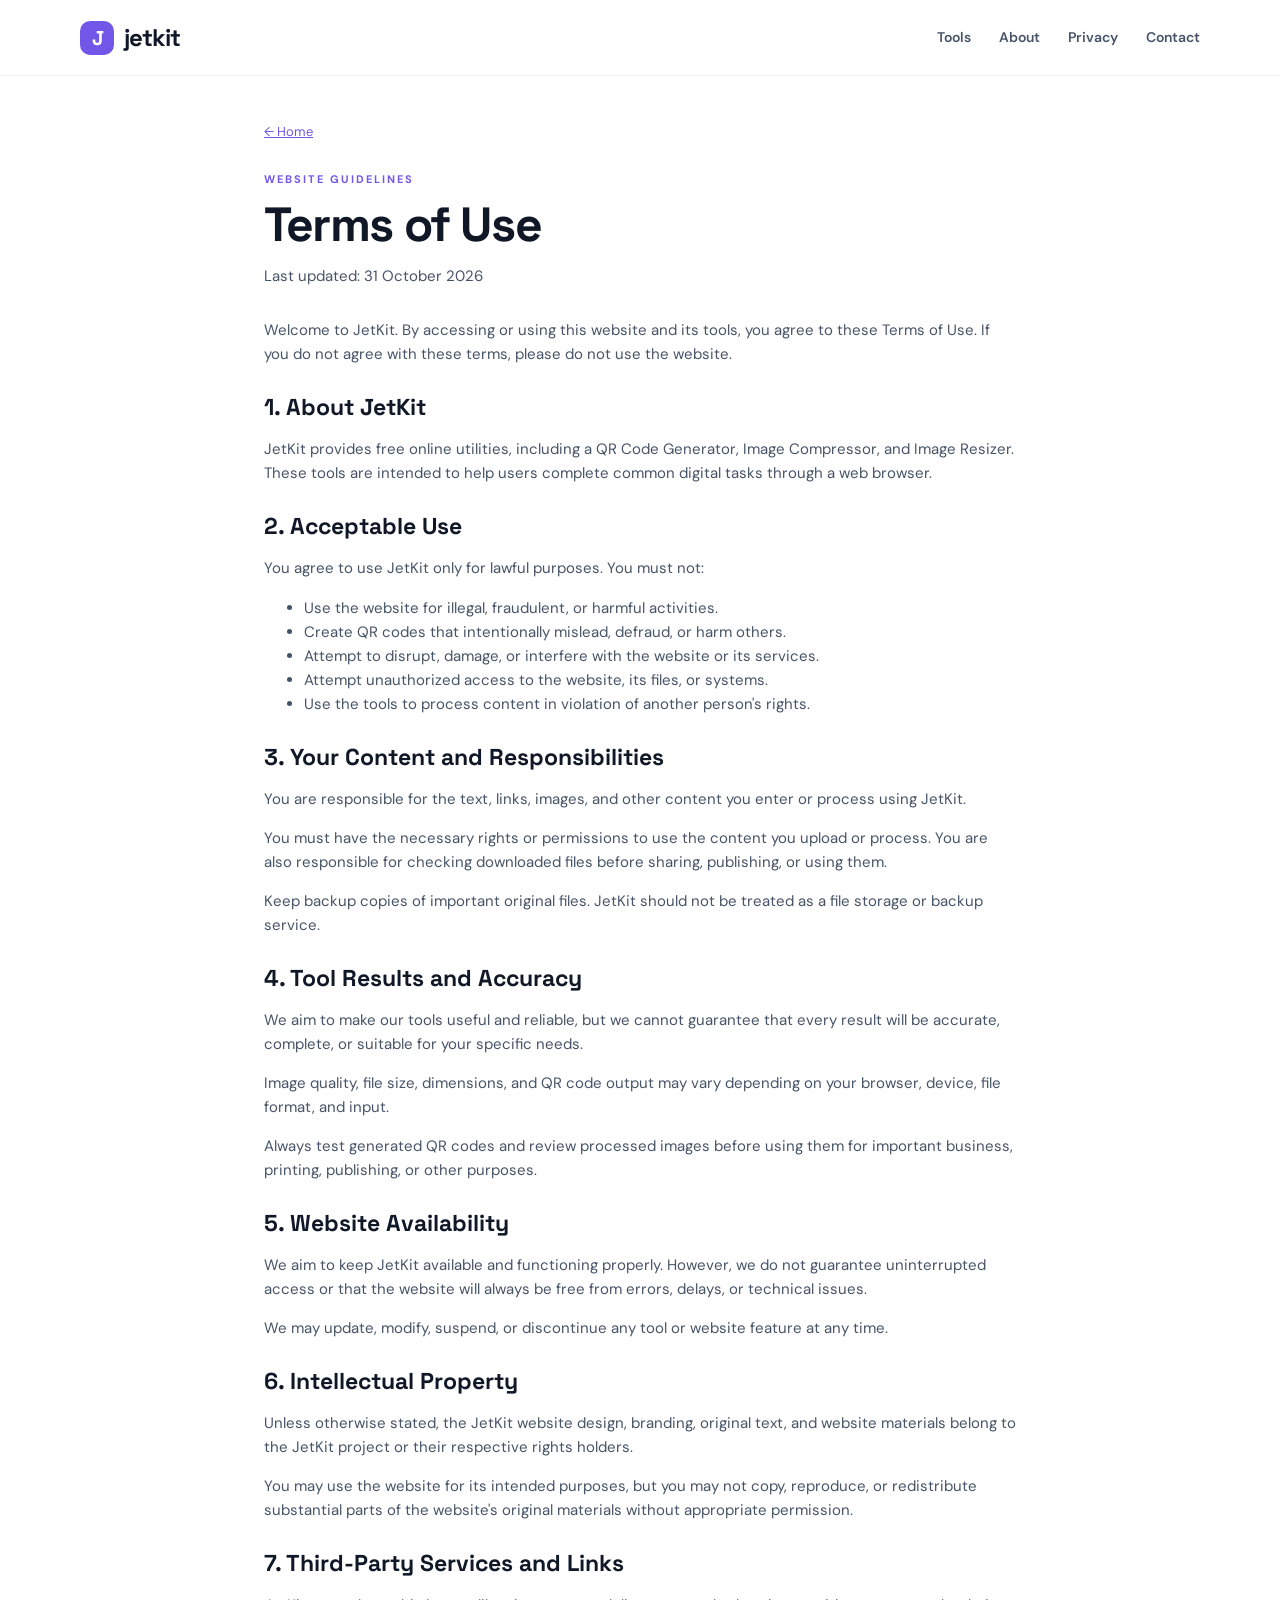
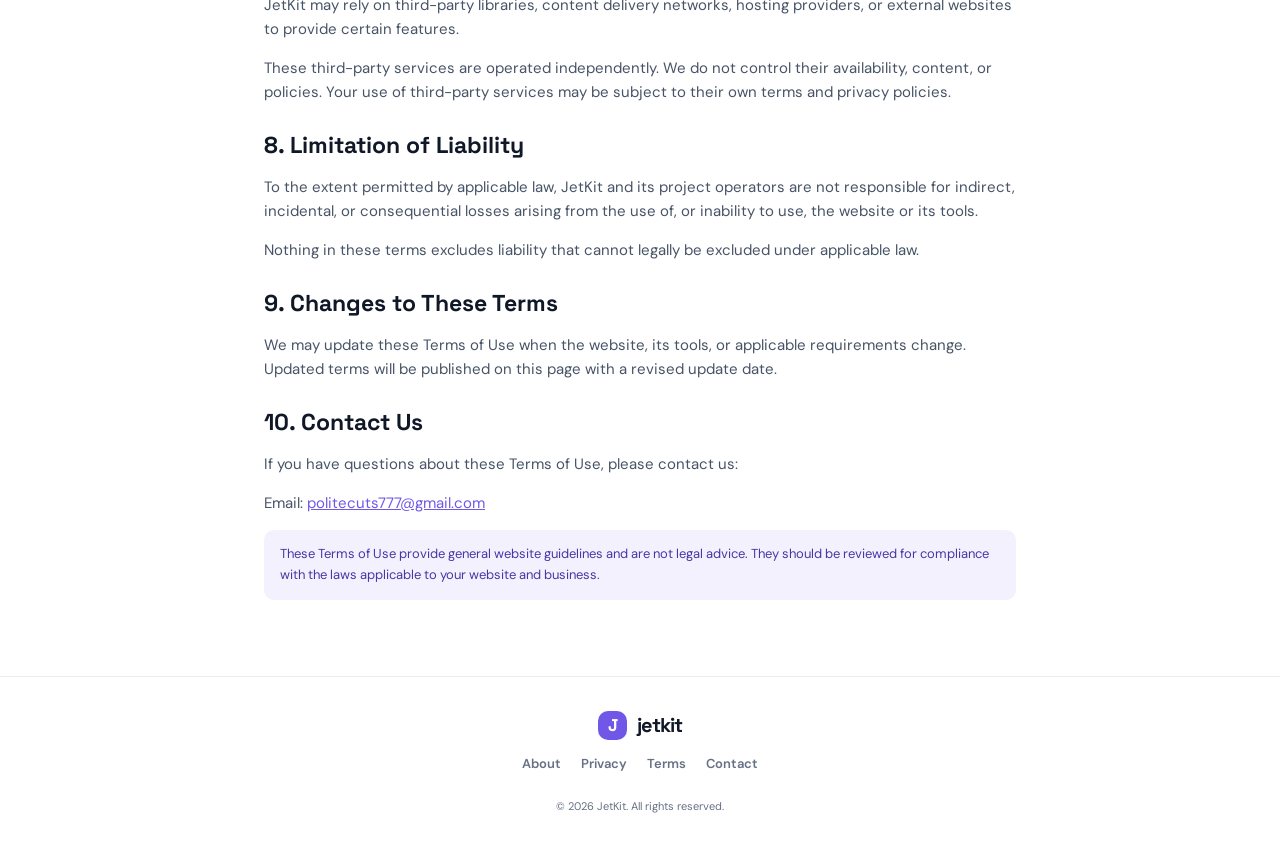
<file: terms.html>
<!doctype html>
<html lang="en">
<head>
  <meta charset="utf-8">
  <meta name="viewport" content="width=device-width, initial-scale=1">

  <title>Terms of Use | JetKit Free Online Tools</title>

  <meta name="description" content="Read the Terms of Use for JetKit's free online tools, including QR code generation, image compression, and image resizing.">

  <meta name="robots" content="index, follow">

  <link rel="stylesheet" href="styles.css">
</head>

<body>

  <header class="site-header">
    <a class="brand" href="index.html">
      <span class="brand-mark">J</span> jetkit
    </a>

    <nav>
      <a href="index.html#tools">Tools</a>
      <a href="about.html">About</a>
      <a href="privacy.html">Privacy</a>
      <a href="contact.html">Contact</a>
    </nav>
  </header>

  <main class="content-page">

    <a class="back-link" href="index.html">← Home</a>

    <div class="eyebrow dark">WEBSITE GUIDELINES</div>

    <h1>Terms of Use</h1>

    <p class="lead">Last updated: 31 October 2026</p>

    <p>
      Welcome to JetKit. By accessing or using this website and its tools, you agree to these Terms of Use. If you do not agree with these terms, please do not use the website.
    </p>

    <h2>1. About JetKit</h2>

    <p>
      JetKit provides free online utilities, including a QR Code Generator, Image Compressor, and Image Resizer. These tools are intended to help users complete common digital tasks through a web browser.
    </p>

    <h2>2. Acceptable Use</h2>

    <p>
      You agree to use JetKit only for lawful purposes. You must not:
    </p>

    <ul>
      <li>Use the website for illegal, fraudulent, or harmful activities.</li>
      <li>Create QR codes that intentionally mislead, defraud, or harm others.</li>
      <li>Attempt to disrupt, damage, or interfere with the website or its services.</li>
      <li>Attempt unauthorized access to the website, its files, or systems.</li>
      <li>Use the tools to process content in violation of another person's rights.</li>
    </ul>

    <h2>3. Your Content and Responsibilities</h2>

    <p>
      You are responsible for the text, links, images, and other content you enter or process using JetKit.
    </p>

    <p>
      You must have the necessary rights or permissions to use the content you upload or process. You are also responsible for checking downloaded files before sharing, publishing, or using them.
    </p>

    <p>
      Keep backup copies of important original files. JetKit should not be treated as a file storage or backup service.
    </p>

    <h2>4. Tool Results and Accuracy</h2>

    <p>
      We aim to make our tools useful and reliable, but we cannot guarantee that every result will be accurate, complete, or suitable for your specific needs.
    </p>

    <p>
      Image quality, file size, dimensions, and QR code output may vary depending on your browser, device, file format, and input.
    </p>

    <p>
      Always test generated QR codes and review processed images before using them for important business, printing, publishing, or other purposes.
    </p>

    <h2>5. Website Availability</h2>

    <p>
      We aim to keep JetKit available and functioning properly. However, we do not guarantee uninterrupted access or that the website will always be free from errors, delays, or technical issues.
    </p>

    <p>
      We may update, modify, suspend, or discontinue any tool or website feature at any time.
    </p>

    <h2>6. Intellectual Property</h2>

    <p>
      Unless otherwise stated, the JetKit website design, branding, original text, and website materials belong to the JetKit project or their respective rights holders.
    </p>

    <p>
      You may use the website for its intended purposes, but you may not copy, reproduce, or redistribute substantial parts of the website's original materials without appropriate permission.
    </p>

    <h2>7. Third-Party Services and Links</h2>

    <p>
      JetKit may rely on third-party libraries, content delivery networks, hosting providers, or external websites to provide certain features.
    </p>

    <p>
      These third-party services are operated independently. We do not control their availability, content, or policies. Your use of third-party services may be subject to their own terms and privacy policies.
    </p>

    <h2>8. Limitation of Liability</h2>

    <p>
      To the extent permitted by applicable law, JetKit and its project operators are not responsible for indirect, incidental, or consequential losses arising from the use of, or inability to use, the website or its tools.
    </p>

    <p>
      Nothing in these terms excludes liability that cannot legally be excluded under applicable law.
    </p>

    <h2>9. Changes to These Terms</h2>

    <p>
      We may update these Terms of Use when the website, its tools, or applicable requirements change. Updated terms will be published on this page with a revised update date.
    </p>

    <h2>10. Contact Us</h2>

    <p>
      If you have questions about these Terms of Use, please contact us:
    </p>

    <p>
      Email:
      <a href="mailto:politecuts777@gmail.com">politecuts777@gmail.com</a>
    </p>

    <div class="notice">
      These Terms of Use provide general website guidelines and are not legal advice. They should be reviewed for compliance with the laws applicable to your website and business.
    </div>

  </main>

  <footer class="site-footer">

    <a class="brand footer-brand" href="index.html">
      <span class="brand-mark">J</span> jetkit
    </a>

    <div class="footer-links">
      <a href="about.html">About</a>
      <a href="privacy.html">Privacy</a>
      <a href="terms.html">Terms</a>
      <a href="contact.html">Contact</a>
    </div>

    <small>© <span id="year"></span> JetKit. All rights reserved.</small>

  </footer>

  <script src="app.js"></script>

</body>
</html>
</file>
<file: styles.css>
@import url('https://fonts.googleapis.com/css2?family=DM+Sans:wght@400;500;600;700&family=Space+Grotesk:wght@500;600;700&display=swap');
:root{--ink:#101828;--muted:#667085;--line:#e4e7ec;--paper:#f7f8fc;--purple:#7157e8;--purple-dark:#5941c9;--green:#d9f8e8;--orange:#ffead5}
*{box-sizing:border-box}html{scroll-behavior:smooth}body{margin:0;background:#fff;color:var(--ink);font-family:'DM Sans',Arial,sans-serif;line-height:1.6}a{color:inherit;text-decoration:none}.site-header{height:76px;padding:0 max(24px,calc((100% - 1120px)/2));display:flex;align-items:center;justify-content:space-between;border-bottom:1px solid #eef0f4;background:#fff}.brand{display:inline-flex;align-items:center;gap:10px;font:700 24px 'Space Grotesk',sans-serif;letter-spacing:-1px}.brand-mark{display:inline-grid;place-items:center;background:var(--purple);color:#fff;border-radius:10px;width:34px;height:34px;font-size:20px}.site-header nav{display:flex;gap:28px;color:#475467;font-size:14px;font-weight:600}.site-header nav a:hover,.footer-links a:hover{color:var(--purple)}.hero{background:#101828;color:#fff;padding:86px 24px 72px;text-align:center;background-image:radial-gradient(ellipse at 15% 10%,#31245e 0,transparent 42%),radial-gradient(ellipse at 90% 80%,#182e47 0,transparent 35%)}.eyebrow{font-size:11px;letter-spacing:2px;font-weight:700;color:#c4b8ff}.eyebrow.dark{color:var(--purple);margin-bottom:8px}.hero h1{font:700 clamp(38px,6vw,64px)/1.08 'Space Grotesk',sans-serif;letter-spacing:-2.5px;margin:18px auto;max-width:800px}.hero h1 span{color:#b6a7ff}.hero>p{max-width:610px;margin:0 auto 28px;color:#d0d5dd;font-size:17px}.button{display:inline-flex;align-items:center;justify-content:center;gap:10px;border:0;border-radius:10px;background:var(--purple);color:#fff;padding:13px 19px;font:700 14px 'DM Sans',sans-serif;cursor:pointer;transition:.15s}.button:hover{background:var(--purple-dark);transform:translateY(-1px)}.button-light{background:#fff;color:#1d1b2d}.button-light:hover{background:#ece8ff}.hero-note{margin-top:26px;font-size:12px;color:#d0d5dd}.dot{display:inline-block;width:7px;height:7px;background:#61d6a4;border-radius:50%;margin-right:7px}.section{max-width:1120px;margin:auto;padding:76px 24px}.section-heading{display:flex;justify-content:space-between;align-items:end;gap:24px;margin-bottom:28px}.section h2,.tool-page h1,.content-page h1{font:700 clamp(28px,4vw,40px)/1.2 'Space Grotesk',sans-serif;letter-spacing:-1.4px;margin:0}.section-heading>p{max-width:300px;color:var(--muted);font-size:14px}.tool-grid{display:grid;grid-template-columns:repeat(3,1fr);gap:18px}.tool-card{border:1px solid var(--line);border-radius:18px;padding:25px;position:relative;min-height:250px;background:#fff;transition:.2s}.tool-card:hover{box-shadow:0 12px 30px #1018280c;transform:translateY(-3px)}.tool-card.featured{border-color:#c9c0ff;background:linear-gradient(150deg,#fbfaff,#fff)}.tool-icon{width:46px;height:46px;border-radius:13px;display:grid;place-items:center;font-size:25px;font-weight:700;margin-bottom:17px}.purple{background:#e8e2ff;color:#6449df}.green{background:var(--green);color:#16794b}.orange{background:var(--orange);color:#ad5b0a}.pill{position:absolute;right:18px;top:20px;background:#ece8ff;color:#6449df;padding:4px 8px;border-radius:5px;font-size:9px;letter-spacing:.7px;font-weight:700}.tool-card h3,.guide-grid h3{font:700 20px 'Space Grotesk',sans-serif;margin:0 0 8px}.tool-card p,.guide-grid p{font-size:14px;color:var(--muted);margin:0 0 20px}.text-link{font-size:13px;color:var(--purple);font-weight:700}.text-link span{margin-left:4px}.split{border-top:1px solid #f0f1f5;display:grid;grid-template-columns:1fr 1fr;gap:60px}.benefits{display:grid;gap:17px}.benefits>div{display:flex;align-items:start;gap:12px}.benefits p{margin:0;font-size:14px;color:var(--muted)}.benefits strong{color:var(--ink)}.check{background:#e2f8ed;color:#12804e;border-radius:50%;width:25px;height:25px;display:grid;place-items:center;flex-shrink:0}.info-section{padding-top:25px}.info-section h2{margin-bottom:28px}.guide-grid{display:grid;grid-template-columns:repeat(3,1fr);gap:26px}.guide-grid>div{border-top:2px solid var(--line);padding-top:18px}.guide-grid h3{font-size:17px}.site-footer{border-top:1px solid #eaecf0;padding:34px 24px 26px;text-align:center;color:var(--muted);font-size:13px}.footer-brand{color:var(--ink);font-size:20px}.footer-brand .brand-mark{width:29px;height:29px;font-size:17px}.site-footer p{margin:8px 0 14px}.footer-links{display:flex;justify-content:center;gap:20px;margin:14px 0 22px;font-weight:600}.site-footer small{font-size:11px}.tool-page,.content-page{max-width:1050px;margin:auto;padding:42px 24px 76px}.back-link{display:inline-block;color:var(--muted);font-size:13px;margin-bottom:28px}.tool-page h1,.content-page h1{font-size:clamp(34px,5vw,48px);margin:4px 0 10px}.lead{color:var(--muted);font-size:17px;max-width:680px;margin:0 0 30px}.workspace{display:grid;grid-template-columns:1fr 1fr;gap:18px;align-items:start}.panel{border:1px solid var(--line);border-radius:16px;padding:24px;background:#fff;min-width:0}.panel label{display:block;font-size:13px;font-weight:700;margin:0 0 8px}.panel input:not([type=checkbox]):not([type=range]):not([type=color]),.panel textarea,.panel select{width:100%;font:14px 'DM Sans',sans-serif;color:var(--ink);border:1px solid #d0d5dd;border-radius:9px;padding:12px;background:#fff;margin-bottom:17px}.panel input[type=file]{width:100%;font-size:13px;margin-bottom:10px}.panel input[type=range]{width:100%;margin:5px 0 18px;accent-color:var(--purple)}.panel input[type=color]{width:100%;height:42px;border:1px solid var(--line);border-radius:9px;background:white;padding:4px}.panel textarea{resize:vertical}.panel .button{width:100%;margin-top:4px}.hint{font-size:12px;color:var(--muted);margin:-8px 0 20px}.field-row{display:grid;grid-template-columns:1fr 1fr;gap:12px}.field-row>div{min-width:0}.status{font-size:12px;color:var(--muted);margin:14px 0 0;min-height:20px}.result-panel h2{font:700 20px 'Space Grotesk',sans-serif;margin:0 0 15px}.qr-output,.preview-box{min-height:260px;border:1px dashed #d0d5dd;border-radius:12px;display:flex;align-items:center;justify-content:center;padding:18px;margin-bottom:16px;overflow:hidden;background:#fbfcfe}.qr-output canvas,.qr-output img{max-width:100%;height:auto!important}.preview-box img{max-width:100%;max-height:360px;object-fit:contain}.empty-state{text-align:center;color:#98a2b3;font-size:13px}.empty-state span{display:block;font-size:40px;color:#c4b8ff}.empty-state p{margin:5px 0}.button-secondary{background:#f0edff;color:#533bbf}.button-secondary:hover{background:#e5dfff}.button:disabled{opacity:.45;cursor:not-allowed;transform:none}.disabled-link{opacity:.45;pointer-events:none}.stats{font-size:12px;color:var(--muted);margin:0 0 14px}.check-row{display:flex!important;align-items:center;gap:9px;margin:0 0 17px!important}.check-row input{accent-color:var(--purple)}.content-copy{max-width:760px;margin:48px auto 0}.content-copy h2,.content-page h2{font:700 23px 'Space Grotesk',sans-serif;margin:30px 0 10px}.content-copy p,.content-copy li,.content-page p,.content-page li{color:#475467;font-size:15px}.content-copy li{margin:8px 0}.content-page{max-width:800px}.content-page h2{margin-top:26px}.content-page a{color:var(--purple);text-decoration:underline}.notice{padding:14px 16px;border-radius:10px;background:#f4f1ff;color:#4936a5;font-size:13px}.contact-card{border:1px solid var(--line);padding:22px;border-radius:14px;margin-top:24px}.contact-card p{margin-bottom:0}
@media(max-width:760px){.site-header{height:66px;padding:0 18px}.site-header nav{gap:14px;font-size:12px}.brand{font-size:21px}.hero{padding:68px 20px 56px}.hero h1{letter-spacing:-1.6px}.section{padding:55px 18px}.section-heading{display:block}.section-heading>p{margin-bottom:0}.tool-grid,.guide-grid{grid-template-columns:1fr}.tool-card{min-height:auto}.split{grid-template-columns:1fr;gap:25px}.workspace{grid-template-columns:1fr}.tool-page,.content-page{padding:30px 18px 55px}.panel{padding:18px}.qr-output,.preview-box{min-height:220px}.pill{right:14px;top:16px}.footer-links{gap:13px;flex-wrap:wrap}}
@media(prefers-reduced-motion:reduce){html{scroll-behavior:auto}*,*:before,*:after{transition:none!important}}
</file>
